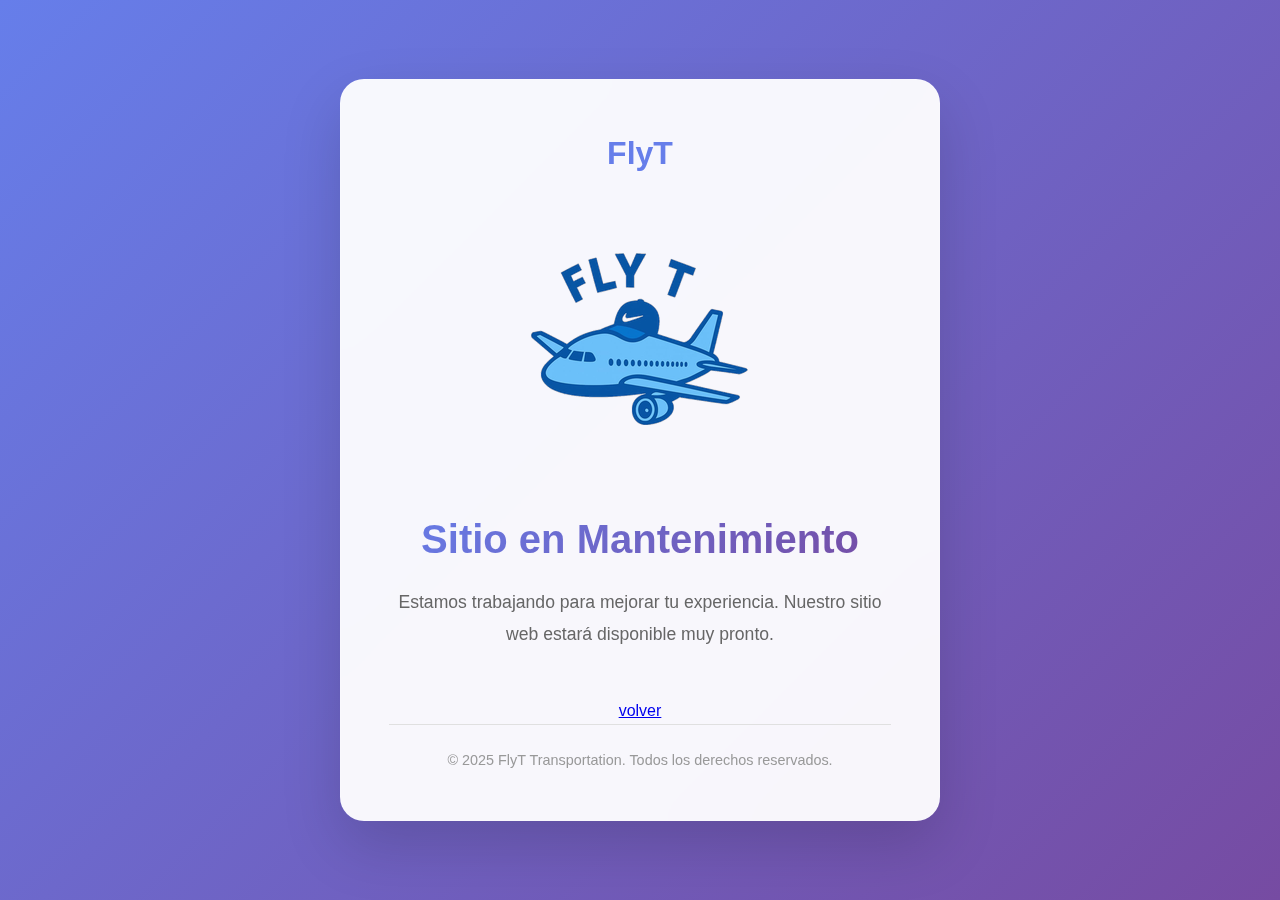
<file: PAGES/mantenimiento.html>
<!DOCTYPE html>
<html lang="es">
<head>
    <meta charset="UTF-8">
    <meta name="viewport" content="width=device-width, initial-scale=1.0">
    <title>En Mantenimiento - FlyT</title>
    <link rel="icon" href="../IMG/flyT_favicon.ico" sizes="any">
    <link rel="stylesheet" href="/CSS/mantenimiento.css">
    <link rel="stylesheet" href="https://cdnjs.cloudflare.com/ajax/libs/font-awesome/6.0.0/css/all.min.css">
</head>
<body>
    <div class="maintenance-container">
        <div class="content">
             <div class="logo">
                <span>FlyT</span>
            </div>

            <div class="main-icon">
                <img src="../IMG/flyT_icon_256.png">
            </div>

            <h1>Sitio en Mantenimiento</h1>

            <p class="description">
                Estamos trabajando para mejorar tu experiencia. 
                Nuestro sitio web estará disponible muy pronto.
            </p>
            <a href="../index.html">volver</a>

            <div class="footer">
                <p>&copy; 2025 FlyT Transportation. Todos los derechos reservados.</p>
            </div>
        </div>
    </div>
</body>
</html>
</file>
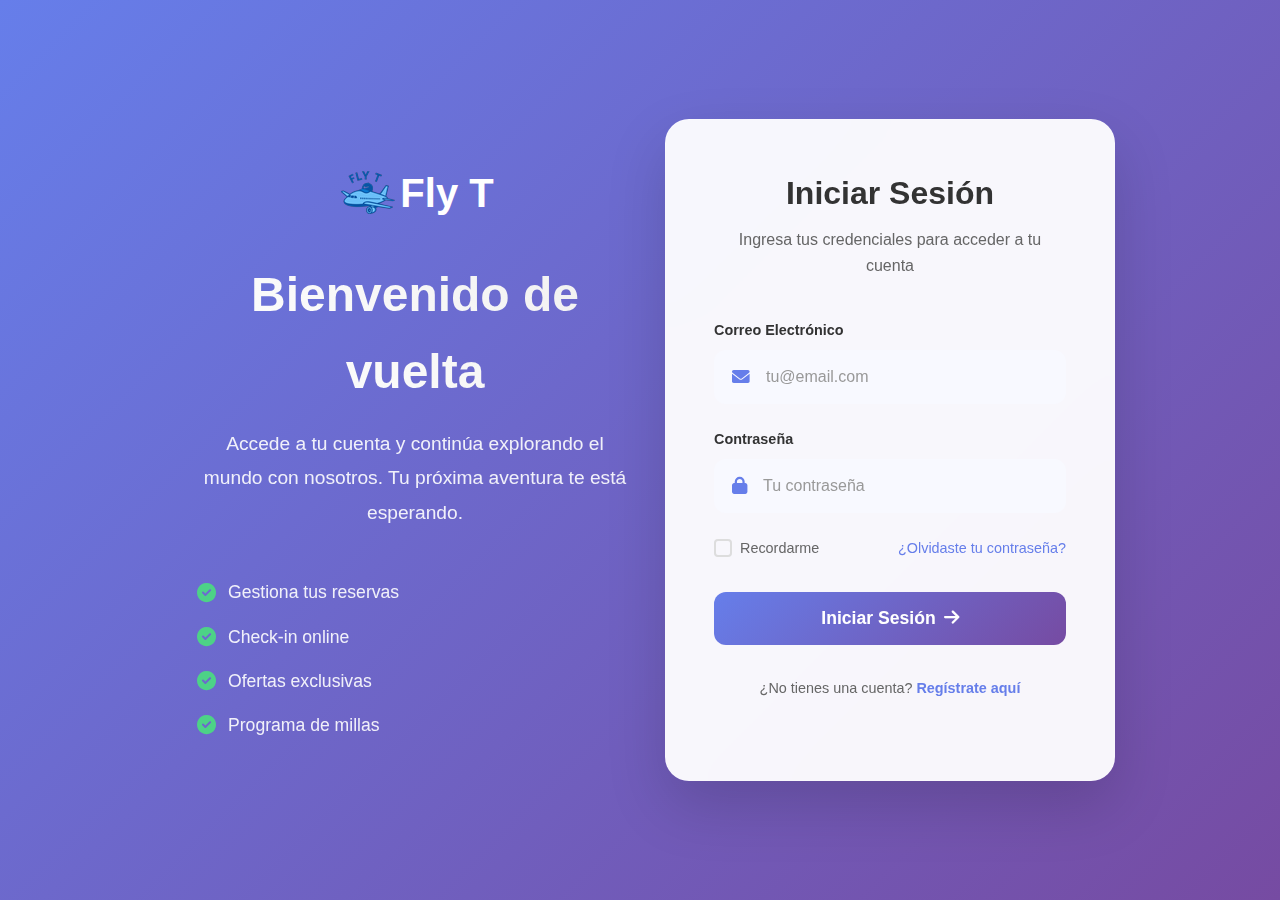
<file: PAGES/USUARIOS/login.html>
<!DOCTYPE html>
<html lang="es">
<head>
    <meta charset="UTF-8">
    <meta name="viewport" content="width=device-width, initial-scale=1.0">
    <title>Iniciar Sesión - Fly T</title>
    <link rel="icon" href="../../IMG/flyT_favicon.ico" sizes="any">
    <link rel="stylesheet" href="..\..\CSS\login.css">
    <link rel="stylesheet" href="https://cdnjs.cloudflare.com/ajax/libs/font-awesome/6.0.0/css/all.min.css">
</head>
<body>
    <div class="login-container">
        <div class="branding-section">
            <div class="branding-content">
                <div class="logo">
                    <img src="../../IMG/flyT_icon_64.png"/>
                    <span>Fly T</span>
                </div>
                <h1>Bienvenido de vuelta</h1>
                <p>Accede a tu cuenta y continúa explorando el mundo con nosotros. Tu próxima aventura te está esperando.</p>
                
                <div class="features">
                    <div class="feature-item">
                        <i class="fas fa-check-circle"></i>
                        <span>Gestiona tus reservas</span>
                    </div>
                    <div class="feature-item">
                        <i class="fas fa-check-circle"></i>
                        <span>Check-in online</span>
                    </div>
                    <div class="feature-item">
                        <i class="fas fa-check-circle"></i>
                        <span>Ofertas exclusivas</span>
                    </div>
                    <div class="feature-item">
                        <i class="fas fa-check-circle"></i>
                        <span>Programa de millas</span>
                    </div>
                </div>
            </div>
        </div>
        <form id="form-login" action="../../index.html">
        <div class="form-section">
            <div class="form-container">
                <div class="form-header">
                    <h2>Iniciar Sesión</h2>
                    <p>Ingresa tus credenciales para acceder a tu cuenta</p>
                </div>

                <!--<form class="login-form"> -->
                    <div class="input-group">
                        <label for="email">Correo Electrónico</label>
                        <div class="input-caja">
                            <i class="fas fa-envelope"></i>
                            <input type="text" id="email" name="email" placeholder="tu@email.com">
                        </div>
                    </div>

                    <div class="input-group">
                        <label for="password">Contraseña</label>
                        <div class="input-caja">
                            <i class="fas fa-lock"></i>
                            <input type="password" id="password" name="password" placeholder="Tu contraseña">
                            <button type="button" class="toggle-password">
                            </button>
                        </div>
                    </div>

                    <div class="form-options">
                        <label class="checkbox-container">
                            <input type="checkbox" id="remember">
                            <span class="checkmark"></span>
                            Recordarme
                        </label>
                        <a href="#" class="forgot-password">¿Olvidaste tu contraseña?</a>
                    </div>

                    <button class="login-btn" id="btn-login">
                        <span>Iniciar Sesión</span>
                        <i class="fas fa-arrow-right"></i>
                    </button>
                </form>

                <div class="signup-link">
                    <p>¿No tienes una cuenta? <a href="registro.html">Regístrate aquí</a></p>
                </div>

            </div>
        </div>
        </form>
    </div>    
    <script src="../../JS/login.js"></script>
</body>
</html>
</file>
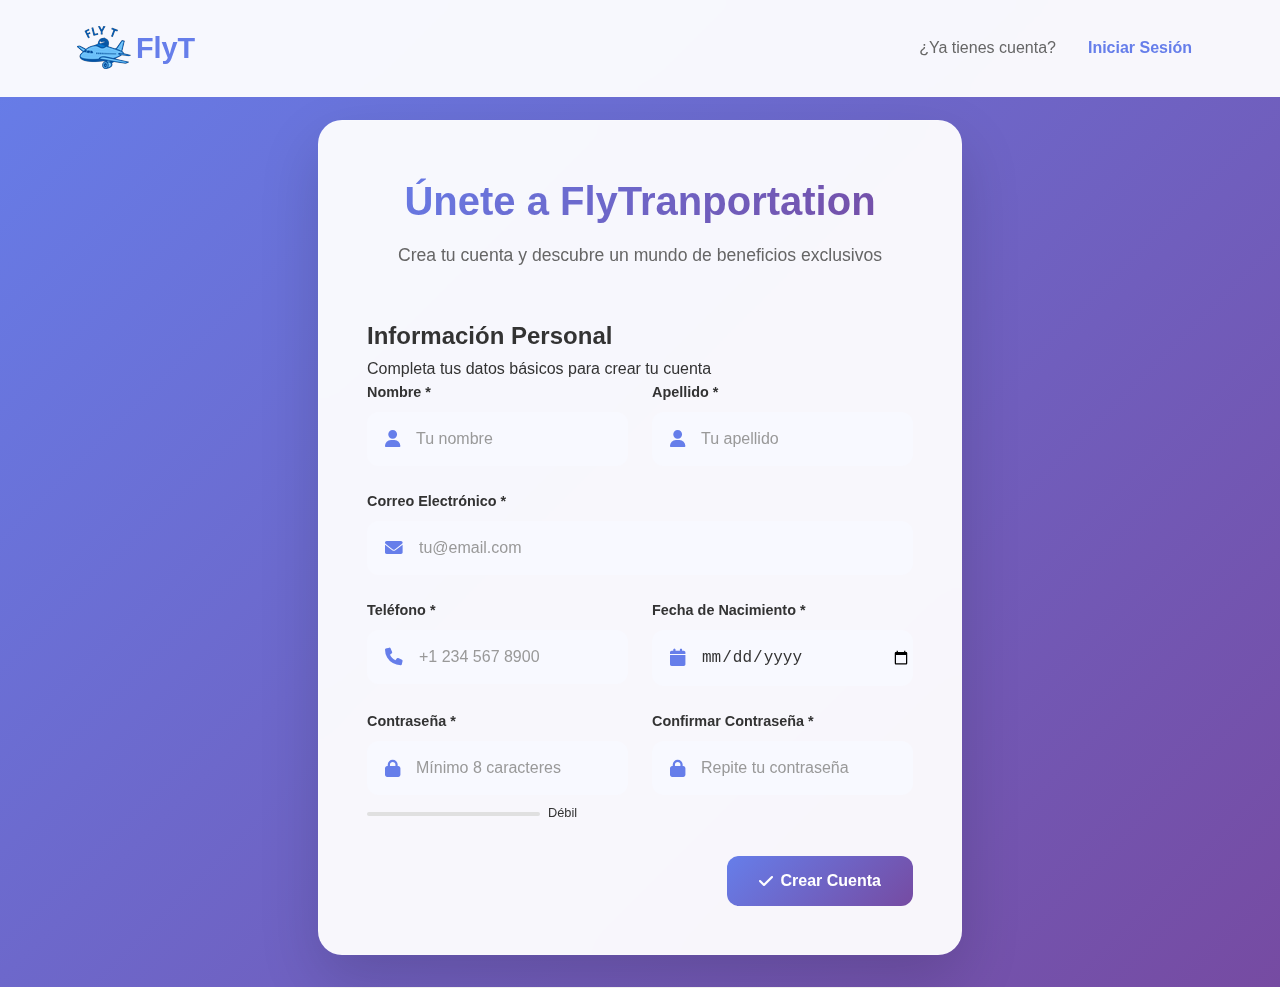
<file: PAGES/USUARIOS/registro.html>
<!DOCTYPE html>
<html lang="es">
<head>
    <meta charset="UTF-8">
    <meta name="viewport" content="width=device-width, initial-scale=1.0">
    <title>Registro - Fly T</title>
    <link rel="stylesheet" href="../../CSS/registro.css">
    <link rel="stylesheet" href="https://cdnjs.cloudflare.com/ajax/libs/font-awesome/6.0.0/css/all.min.css">
  
</head>
<body>
    <!-- Header -->
    <header class="register-header">
        <div class="header-content">
            <div class="logo">
                <img src="../../IMG/flyT_icon_64.png"
                <span>FlyT</span>
            </div>
            <div class="header-actions">
                <span>¿Ya tienes cuenta?</span>
                <a href="login.html" class="login-link">Iniciar Sesión</a>
            </div>
        </div>
    </header>


    <div class="register-container">
        <form id="form-registro" action="../../index.html">
        <div class="form-container">
            <div class="form-header">
                <h1>Únete a FlyTranportation</h1>
                <p>Crea tu cuenta y descubre un mundo de beneficios exclusivos</p>
            </div>
            <div class="form-step active" id="step-1">
                <h2>Información Personal</h2>
                <p class="step-description">Completa tus datos básicos para crear tu cuenta</p>

                <div class="form-grid">
                    <div class="input-group">
                        <label for="firstName">Nombre *</label>
                        <div class="input-wrapper">
                            <i class="fas fa-user"></i>
                            <input type="text" id="firstName" name="firstName" placeholder="Tu nombre">
                        </div>
                    </div>

                    <div class="input-group">
                        <label for="lastName">Apellido *</label>
                        <div class="input-wrapper">
                            <i class="fas fa-user"></i>
                            <input type="text" id="lastName" name="lastName" placeholder="Tu apellido">
                        </div>
                    </div>

                    <div class="input-group full-width">
                        <label for="email">Correo Electrónico *</label>
                        <div class="input-wrapper">
                            <i class="fas fa-envelope"></i>
                            <input type="text" id="email" name="email" placeholder="tu@email.com">
                        </div>
                    </div>

                    <div class="input-group">
                        <label for="phone">Teléfono *</label>
                        <div class="input-wrapper">
                            <i class="fas fa-phone"></i>
                            <input type="tel" id="phone" name="phone" placeholder="+1 234 567 8900">
                        </div>
                    </div>

                    <div class="input-group">
                        <label for="birthDate">Fecha de Nacimiento *</label>
                        <div class="input-wrapper">
                            <i class="fas fa-calendar"></i>
                            <input type="date" id="birthDate" name="birthDate">
                        </div>
                    </div>

                    <div class="input-group">
                        <label for="password">Contraseña *</label>
                        <div class="input-wrapper">
                            <i class="fas fa-lock"></i>
                            <input type="password" id="password" name="password" placeholder="Mínimo 8 caracteres">
                        </div>
                        <div class="password-strength">
                            <div class="strength-bar">
                                <div class="strength-fill"></div>
                            </div>
                            <span class="strength-text">Débil</span>
                        </div>
                    </div>

                    <div class="input-group">
                        <label for="confirmPassword">Confirmar Contraseña *</label>
                        <div class="input-wrapper">
                            <i class="fas fa-lock"></i>
                            <input type="password" id="confirmPassword" name="confirmPassword" placeholder="Repite tu contraseña">
                        </div>
                    </div>
                </div>
            </div>

            <div class="form-navigation">
               <button class="btn-primary submit-btn" id="btn-crear-cuenta">
                    <i class="fas fa-check"></i>
                    Crear Cuenta
                </button>
            </div>
        </div>
        </form>
    </div>

    <script src="../../JS/registro.js"></script>

</body>
</html>
</file>
<file: CSS/mantenimiento.css>
* {
    margin: 0;
    padding: 0;
    box-sizing: border-box;
}

body {
    font-family: 'Inter', sans-serif;
    line-height: 1.6;
    color: #333;
    overflow-x: hidden;
    min-height: 100vh;
    background: linear-gradient(135deg, #667eea 0%, #764ba2 100%);
    position: relative;
}

.maintenance-container {
    min-height: 100vh;
    display: flex;
    align-items: center;
    justify-content: center;
    padding: 2rem;
    position: relative;
}

.content {
    background: rgba(255, 255, 255, 0.95);
    backdrop-filter: blur(20px);
    border-radius: 24px;
    padding: 3rem;
    box-shadow: 0 25px 60px rgba(0, 0, 0, 0.15);
    text-align: center;
    max-width: 600px;
    width: 100%;
    border: 1px solid rgba(255, 255, 255, 0.2);
    position: relative;
    z-index: 2;
}


.logo {
    display: flex;
    align-items: center;
    justify-content: center;
    font-size: 2rem;
    font-weight: 700;
    color: #667eea;
    margin-bottom: 2rem;
    gap: 0.5rem;
}

.logo i {
    font-size: 2.5rem;
}

.main-icon {
    margin-bottom: 2rem;
}

.main-icon i {
    font-size: 4rem;
    color: #667eea;
    animation: pulse 2s infinite;
}

h1 {
    font-size: 2.5rem;
    font-weight: 700;
    color: #333;
    margin-bottom: 1rem;
    background: linear-gradient(135deg, #667eea 0%, #764ba2 100%);
    -webkit-background-clip: text;
    -webkit-text-fill-color: transparent;
    background-clip: text;
}

.description {
    font-size: 1.1rem;
    color: #666;
    margin-bottom: 3rem;
    line-height: 1.8;
}



/* Footer */
.footer {
    border-top: 1px solid #e0e0e0;
    padding-top: 1.5rem;
}

.footer p {
    color: #999;
    font-size: 0.9rem;
}
</file>
<file: CSS/registro.css>
/* Reset y configuración base */
* {
    margin: 0;
    padding: 0;
    box-sizing: border-box;
}

body {
    font-family: 'Inter', sans-serif;
    line-height: 1.6;
    color: #333;
    overflow-x: hidden;
    min-height: 100vh;
    background: linear-gradient(135deg, #667eea 0%, #764ba2 100%);
    position: relative;
}


/* Header */
.register-header {
    position: fixed;
    top: 0;
    width: 100%;
    background: rgba(255, 255, 255, 0.95);
    backdrop-filter: blur(10px);
    z-index: 1000;
    padding: 1rem 0;
    border-bottom: 1px solid rgba(255, 255, 255, 0.2);
}

.header-content {
    max-width: 1200px;
    margin: 0 auto;
    padding: 0 2rem;
    display: flex;
    justify-content: space-between;
    align-items: center;
}

.logo {
    display: flex;
    align-items: center;
    font-size: 1.8rem;
    font-weight: 700;
    color: #667eea;
}

.logo i {
    margin-right: 8px;
    font-size: 2rem;
    
}



.header-actions {
    display: flex;
    align-items: center;
    gap: 1rem;
    color: #666;
}

.login-link {
    color: #667eea;
    text-decoration: none;
    font-weight: 600;
    padding: 8px 16px;
    border-radius: 6px;
    transition: all 0.3s ease;
}

.login-link:hover {
    background: #667eea;
    color: white;
}

/* Main Container */
.register-container {
    min-height: 100vh;
    padding: 120px 2rem 2rem;
    display: flex;
    flex-direction: column;
    align-items: center;
}

/* Progress Indicator */
.progress-container {
    width: 100%;
    max-width: 800px;
    margin-bottom: 3rem;
}

.progress-bar {
    display: flex;
    justify-content: space-between;
    position: relative;
}

.progress-bar::before {
    content: '';
    position: absolute;
    top: 25px;
    left: 25px;
    right: 25px;
    height: 2px;
    background: rgba(255, 255, 255, 0.3);
    z-index: 1;
}

.progress-step {
    display: flex;
    flex-direction: column;
    align-items: center;
    color: rgba(255, 255, 255, 0.6);
    transition: all 0.3s ease;
    z-index: 2;
}

.progress-step.active {
    color: white;
}

.step-circle {
    width: 50px;
    height: 50px;
    border-radius: 50%;
    background: rgba(255, 255, 255, 0.2);
    display: flex;
    align-items: center;
    justify-content: center;
    margin-bottom: 0.5rem;
    transition: all 0.3s ease;
    border: 2px solid transparent;
}

.progress-step.active .step-circle {
    background: white;
    color: #667eea;
    border-color: white;
    box-shadow: 0 0 20px rgba(255, 255, 255, 0.3);
}

.step-circle i {
    font-size: 1.2rem;
}

.progress-step span {
    font-size: 0.9rem;
    font-weight: 500;
    text-align: center;
}

/* Form Container */
.form-container {
    background: rgba(255, 255, 255, 0.95);
    backdrop-filter: blur(20px);
    border-radius: 24px;
    padding: 3rem;
    box-shadow: 0 25px 60px rgba(0, 0, 0, 0.15);
    width: 100%;
    max-width: 800px;
    border: 1px solid rgba(255, 255, 255, 0.2);
    animation: fadeInUp 0.8s ease-out;
}

.form-header {
    text-align: center;
    margin-bottom: 3rem;
}

.form-header h1 {
    font-size: 2.5rem;
    font-weight: 700;
    color: #333;
    margin-bottom: 0.5rem;
    background: linear-gradient(135deg, #667eea 0%, #764ba2 100%);
    -webkit-background-clip: text;
    -webkit-text-fill-color: transparent;
    background-clip: text;
}

.form-header p {
    color: #666;
    font-size: 1.1rem;
}


/* Form Grid */
.form-grid {
    display: grid;
    grid-template-columns: 1fr 1fr;
    gap: 1.5rem;
    margin-bottom: 2rem;
}

.input-group {
    display: flex;
    flex-direction: column;
}

.input-group.full-width {
    grid-column: 1 / -1;
}

.input-group label {
    font-weight: 600;
    color: #333;
    margin-bottom: 0.5rem;
    font-size: 0.9rem;
}

.input-wrapper {
    position: relative;
    display: flex;
    align-items: center;
    background: #f8f9ff;
    border-radius: 12px;
    border: 2px solid transparent;
    transition: all 0.3s ease;
    overflow: hidden;
}

.input-wrapper:hover {
    border-color: #667eea;
}

.input-wrapper.focused {
    border-color: #667eea;
    box-shadow: 0 0 0 3px rgba(102, 126, 234, 0.1);
}

.input-wrapper i {
    color: #667eea;
    margin: 0 1rem;
    font-size: 1.1rem;
}

.input-wrapper input,
.input-wrapper select {
    flex: 1;
    border: none;
    background: transparent;
    padding: 1rem 0;
    font-size: 1rem;
    color: #333;
    font-weight: 500;
}

.input-wrapper input:focus,
.input-wrapper select:focus {
    outline: none;
}

.input-wrapper input::placeholder {
    color: #999;
}

.toggle-password {
    background: none;
    border: none;
    color: #667eea;
    cursor: pointer;
    padding: 1rem;
    transition: color 0.3s ease;
}

.toggle-password:hover {
    color: #5a6fd8;
}

/* Password Strength */
.password-strength {
    margin-top: 0.5rem;
    display: flex;
    align-items: center;
    gap: 0.5rem;
}

.strength-bar {
    flex: 1;
    height: 4px;
    background: #e0e0e0;
    border-radius: 2px;
    overflow: hidden;
}

.strength-fill {
    height: 100%;
    width: 0%;
    transition: all 0.3s ease;
    border-radius: 2px;
}

.strength-text {
    font-size: 0.8rem;
    font-weight: 500;
    min-width: 80px;
}


.btn-primary {
    background: linear-gradient(135deg, #667eea 0%, #764ba2 100%);
    color: white;
    margin-left: auto;
    padding: 1rem 2rem;
    border-radius: 12px;
    font-size: 1rem;
    font-weight: 600;
    cursor: pointer;
    transition: all 0.3s ease;
    display: flex;
    align-items: center;
    gap: 8px;
    border: none;
}

.btn-primary:hover {
    transform: translateY(-2px);
    box-shadow: 0 12px 30px rgba(102, 126, 234, 0.3);
}
</file>
